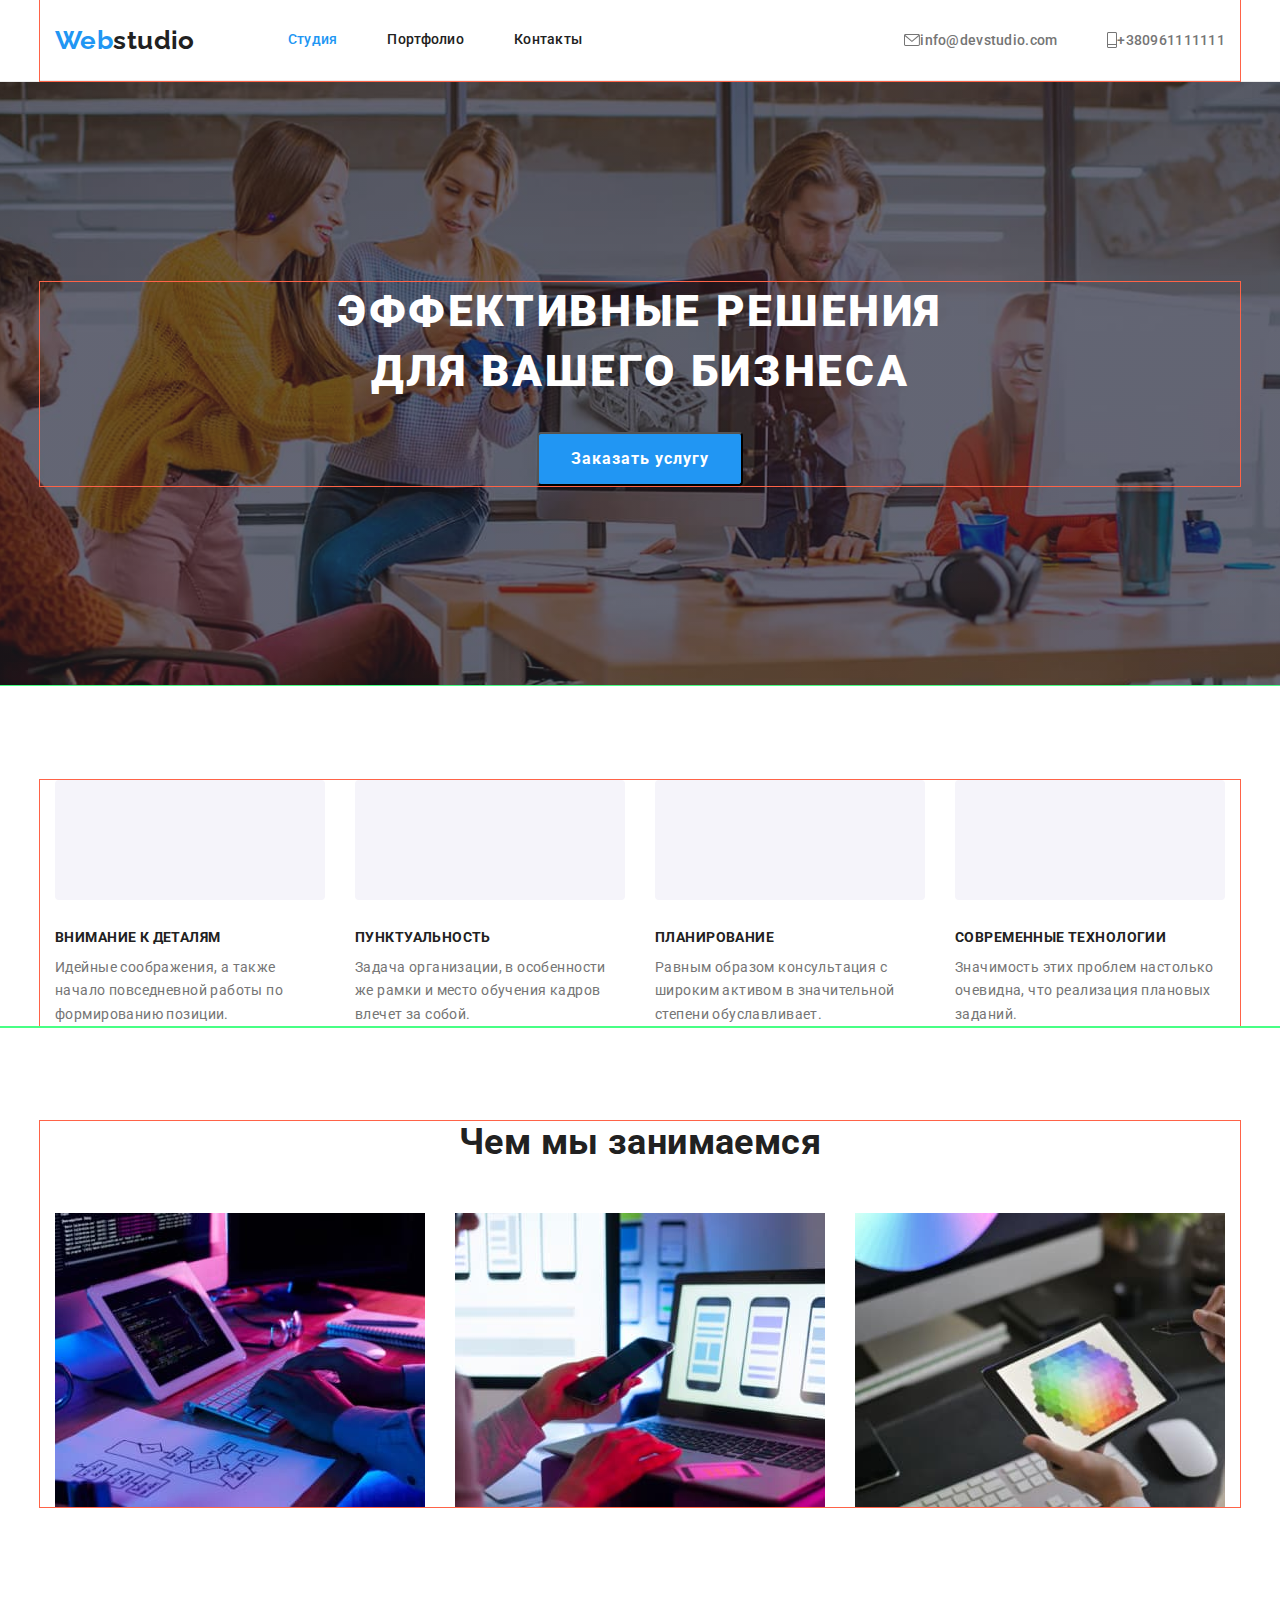
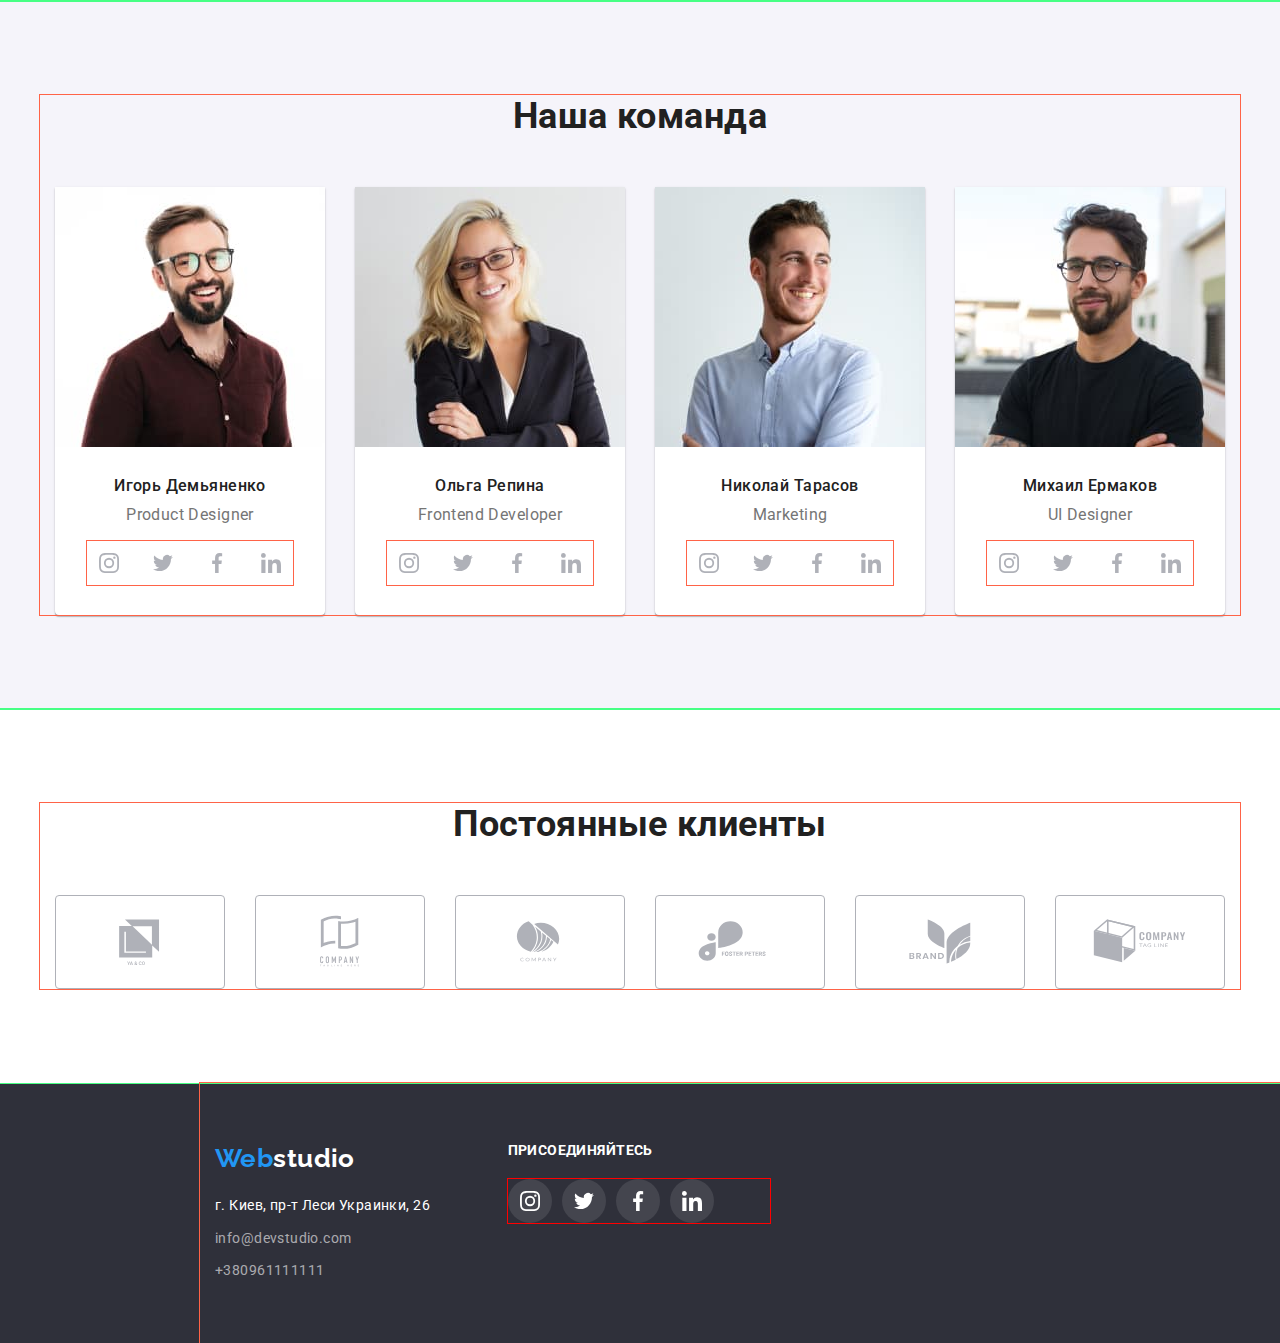
<file: index.html>
<!DOCTYPE html>
<html lang="ru">
  <head>
    <meta charset="UTF-8" />
    <meta http-equiv="X-UA-Compatible" content="IE=edge" />
    <meta name="viewport" content="width=device-width, initial-scale=1.0" />
    <title>Студия</title>
    <link rel="preconnect" href="https://fonts.gstatic.com" />
    <link
      href="https://fonts.googleapis.com/css2?family=Raleway:wght@700&family=Roboto:wght@400;500;700;900&display=swap"
      rel="stylesheet"
    />
    <link
      rel="stylesheet"
      href="https://cdnjs.cloudflare.com/ajax/libs/modern-normalize/1.0.0/modern-normalize.min.css"
    />
    <link rel="stylesheet" href="./css/style.css" />
  </head>
  <body>
    <header class="page-header line">
      <div class="conteiner line header-conteiner">
        <!-- logo -->
        <a href="./" class="logo">Web<span class="studio">studio</span></a>
        <!-- навигация -->
        <nav class="nav">
          <ul class="site-nav list">
            <li class="item">
              <a href="./index.html" class="link current current-link"
                >Студия</a
              >
            </li>
            <li class="item">
              <a href="./portfolio.html" class="link current-link">Портфолио</a>
            </li>
            <li class="item">
              <a href="" class="link current-link">Контакты</a>
            </li>
          </ul>
        </nav>

        <ul class="contact-header list">
          <li class="item">
            <a href="mailto:info@devstudio.com" class="link contact">
              <svg class="contact-icon" width="16px" height="12px">
                <use href="./img/symbol-defs.svg#icon-envelope"></use>
              </svg>
              info@devstudio.com</a
            >
          </li>
          <li class="item">
            <a href="tel:+380961111111" class="link contact">
              <svg class="contact-icon" width="10px" height="16px">
                <use href="./img/symbol-defs.svg#icon-tel"></use>
              </svg>
              +380961111111</a
            >
          </li>
        </ul>
      </div>
    </header>
    <main>
      <!-- main -->
      <section class="hero">
        <div class="conteiner">
          <h1 class="hero-title">Эффективные решения для вашего бизнеса</h1>
          <button type="button" class="button">Заказать услугу</button>
        </div>
      </section>
      <section class="section about">
        <div class="conteiner">
          <h2 class="section-title visually-hidden">Какие мы</h2>
          <ul class="descrption list">
            <li class="list-item">
              <div class="features">
                <svg class="icons-features" width="70" height="70">
                  <use href="./img/symbol-defs.svg#icon-antenna-1"></use>
                </svg>
              </div>

              <h3 class="title">Внимание к деталям</h3>
              <p class="text">
                Идейные соображения, а также начало повседневной работы по
                формированию позиции.
              </p>
            </li>
            <li class="list-item">
              <div class="features">
                <svg class="icons-features" width="70" height="70">
                  <use href="./img/symbol-defs.svg#icon-antenna-2"></use>
                </svg>
              </div>
              <h3 class="title">Пунктуальность</h3>
              <p class="text">
                Задача организации, в особенности же рамки и место обучения
                кадров влечет за собой.
              </p>
            </li>
            <li class="list-item">
              <div class="features">
                <svg class="icons-features" width="70" height="70">
                  <use href="./img/symbol-defs.svg#icon-antenna-3"></use>
                </svg>
              </div>
              <h3 class="title">Планирование</h3>
              <p class="text">
                Равным образом консультация с широким активом в значительной
                степени обуславливает.
              </p>
            </li>
            <li class="list-item">
              <div class="features">
                <svg class="icons-features" width="70" height="70">
                  <use href="./img/symbol-defs.svg#icon-antenna-4"></use>
                </svg>
              </div>
              <h3 class="title">Современные технологии</h3>
              <p class="text">
                Значимость этих проблем настолько очевидна, что реализация
                плановых заданий.
              </p>
            </li>
          </ul>
        </div>
      </section>
      <!-- Чем мы занимаемся -->
      <section class="section">
        <div class="conteiner">
          <h2 class="section-title">Чем мы занимаемся</h2>
          <ul class="picture list">
            <li class="picture">
              <img src="./img/img.jpg" width="370" height="294" alt="leptop" />
            </li>
            <li class="picture">
              <img src="./img/img-1.jpg" width="370" height="294" alt="phone" />
            </li>
            <li class="picture">
              <img
                src="./img/img-2.jpg"
                width="370"
                height="294"
                alt="tablet"
              />
            </li>
          </ul>
        </div>
      </section>
      <!-- team -->
      <section class="section team">
        <div class="conteiner">
          <h2 class="section-title">Наша команда</h2>

          <ul class="picture list">
            <li class="picture">
              <article class="worker">
                <img
                  src="./img/img-3.jpg"
                  width="270"
                  height="260"
                  alt="Игорь Демьяненко"
                />
                <div class="name-position">
                  <h3 class="title-name">Игорь Демьяненко</h3>
                  <p class="text-name">Product Designer</p>
                  <ul class="list network-list">
                    <li class="network-list-item">
                      <a class="link network" href="#">
                        <svg class="network-icon" width="20px" height="20px">
                          <use
                            href="./img/symbol-defs.svg#icon-instagram"
                          ></use>
                        </svg>
                      </a>
                    </li>
                    <li class="network-list-item">
                      <a class="link network" href="#">
                        <svg class="network-icon" width="20px" height="20px">
                          <use href="./img/symbol-defs.svg#icon-twitter"></use>
                        </svg>
                      </a>
                    </li>
                    <li class="network-list-item">
                      <a class="link network" href="#">
                        <svg class="network-icon" width="20px" height="20px">
                          <use href="./img/symbol-defs.svg#icon-facebook"></use>
                        </svg>
                      </a>
                    </li>
                    <li class="network-list-item">
                      <a class="link network" href="#">
                        <svg class="network-icon" width="20px" height="20px">
                          <use href="./img/symbol-defs.svg#icon-linkedin"></use>
                        </svg>
                      </a>
                    </li>
                  </ul>
                </div>
              </article>
            </li>
            <li class="picture">
              <article class="worker">
                <img
                  src="./img/img-4.jpg"
                  width="270"
                  height="260"
                  alt="Ольга Репина"
                />
                <div class="name-position">
                  <h3 class="title-name">Ольга Репина</h3>
                  <p class="text-name">Frontend Developer</p>
                  <ul class="list network-list">
                    <li class="network-list-item">
                      <a class="link network" href="#">
                        <svg class="network-icon" width="20px" height="20px">
                          <use
                            href="./img/symbol-defs.svg#icon-instagram"
                          ></use>
                        </svg>
                      </a>
                    </li>
                    <li class="network-list-item">
                      <a class="link network" href="#">
                        <svg class="network-icon" width="20px" height="20px">
                          <use href="./img/symbol-defs.svg#icon-twitter"></use>
                        </svg>
                      </a>
                    </li>
                    <li class="network-list-item">
                      <a class="link network" href="#">
                        <svg class="network-icon" width="20px" height="20px">
                          <use href="./img/symbol-defs.svg#icon-facebook"></use>
                        </svg>
                      </a>
                    </li>
                    <li class="network-list-item">
                      <a class="link network" href="#">
                        <svg class="network-icon" width="20px" height="20px">
                          <use href="./img/symbol-defs.svg#icon-linkedin"></use>
                        </svg>
                      </a>
                    </li>
                  </ul>
                </div>
              </article>
            </li>
            <li class="picture">
              <article class="worker">
                <img
                  src="./img/img-5.jpg"
                  width="270"
                  height="260"
                  alt="Николай Тарасов"
                />
                <div class="name-position">
                  <h3 class="title-name">Николай Тарасов</h3>
                  <p class="text-name">Marketing</p>
                  <ul class="list network-list">
                    <li class="network-list-item">
                      <a class="link network" href="#">
                        <svg class="network-icon" width="20px" height="20px">
                          <use
                            href="./img/symbol-defs.svg#icon-instagram"
                          ></use>
                        </svg>
                      </a>
                    </li>
                    <li class="network-list-item">
                      <a class="link network" href="#">
                        <svg class="network-icon" width="20px" height="20px">
                          <use href="./img/symbol-defs.svg#icon-twitter"></use>
                        </svg>
                      </a>
                    </li>
                    <li class="network-list-item">
                      <a class="link network" href="#">
                        <svg class="network-icon" width="20px" height="20px">
                          <use href="./img/symbol-defs.svg#icon-facebook"></use>
                        </svg>
                      </a>
                    </li>
                    <li class="network-list-item">
                      <a class="link network" href="#">
                        <svg class="network-icon" width="20px" height="20px">
                          <use href="./img/symbol-defs.svg#icon-linkedin"></use>
                        </svg>
                      </a>
                    </li>
                  </ul>
                </div>
              </article>
            </li>
            <li class="picture">
              <article class="worker">
                <img
                  src="./img/img-6.jpg"
                  width="270"
                  height="260"
                  alt="Михаил Ермаков"
                />
                <div class="name-position">
                  <h3 class="title-name">Михаил Ермаков</h3>
                  <p class="text-name">UI Designer</p>
                  <ul class="list network-list">
                    <li class="network-list-item">
                      <a class="link network" href="#">
                        <svg class="network-icon" width="20px" height="20px">
                          <use
                            href="./img/symbol-defs.svg#icon-instagram"
                          ></use>
                        </svg>
                      </a>
                    </li>
                    <li class="network-list-item">
                      <a class="link network" href="#">
                        <svg class="network-icon" width="20px" height="20px">
                          <use href="./img/symbol-defs.svg#icon-twitter"></use>
                        </svg>
                      </a>
                    </li>
                    <li class="network-list-item">
                      <a class="link network" href="#">
                        <svg class="network-icon" width="20px" height="20px">
                          <use href="./img/symbol-defs.svg#icon-facebook"></use>
                        </svg>
                      </a>
                    </li>
                    <li class="network-list-item">
                      <a class="link network" href="#">
                        <svg class="network-icon" width="20px" height="20px">
                          <use href="./img/symbol-defs.svg#icon-linkedin"></use>
                        </svg>
                      </a>
                    </li>
                  </ul>
                </div>
              </article>
            </li>
          </ul>
        </div>
      </section>
      <!-- Постоянные клиенты -->
      <section class="section">
        <div class="conteiner">
          <h2 class="section-title">Постоянные клиенты</h2>
          <ul class="list regular-customers">
            <li class="item-icon">
              <a class="link icon-logo" href="#">
                <svg class="customer-icon" width="106px" height="60px">
                  <use href="./img/symbol-defs.svg#icon-Logo-1"></use>
                </svg>
              </a>
            </li>
            <li class="item-icon">
              <a class="link icon-logo" href="#">
                <svg class="customer-icon" width="106px" height="60px">
                  <use href="./img/symbol-defs.svg#icon-Logo-2"></use>
                </svg>
              </a>
            </li>
            <li class="item-icon">
              <a class="link icon-logo" href="#">
                <svg class="customer-icon" width="106px" height="60px">
                  <use href="./img/symbol-defs.svg#icon-Logo-3"></use>
                </svg>
              </a>
            </li>
            <li class="item-icon">
              <a class="link icon-logo" href="#">
                <svg class="customer-icon" width="106px" height="60px">
                  <use href="./img/symbol-defs.svg#icon-Logo-4"></use>
                </svg>
              </a>
            </li>
            <li class="item-icon">
              <a class="link icon-logo" href="#">
                <svg class="customer-icon" width="106px" height="60px">
                  <use href="./img/symbol-defs.svg#icon-Logo-5"></use>
                </svg>
              </a>
            </li>
            <li class="item-icon">
              <a class="link icon-logo" href="#">
                <svg class="customer-icon" width="106px" height="60px">
                  <use href="./img/symbol-defs.svg#icon-Logo-6"></use>
                </svg>
              </a>
            </li>
          </ul>
        </div>
      </section>
    </main>
    <!-- Футер ----------------------------------------------------------------->
    <footer class="footer">
      <div class="conteiner parts">
        <div class="part">
          <a href="./" class="logo link"
            >Web<span class="logo-studio">studio</span>
          </a>
          <address class="address">
            <ul class="list">
              <li class="address-item">г. Киев, пр-т Леси Украинки, 26</li>
              <li class="address-item">
                <a href="mailto:info@devstudio.com" class="contacts-footer link"
                  >info@devstudio.com</a
                >
              </li>
              <li class="address-item">
                <a href="tel:+38096111111" class="contacts-footer link"
                  >+380961111111</a
                >
              </li>
            </ul>
          </address>
        </div>
        <div class="part">
          <h3 class="title">Присоединяйтесь</h3>
          <ul class="list network-list-footer">
            <li class="network-list-item">
              <a class="link network-footer" href="#">
                <svg class="network-icon" width="20px" height="20px">
                  <use href="./img/symbol-defs.svg#icon-instagram"></use>
                </svg>
              </a>
            </li>
            <li class="network-list-item">
              <a class="link network-footer" href="#">
                <svg class="network-icon" width="20px" height="20px">
                  <use href="./img/symbol-defs.svg#icon-twitter"></use>
                </svg>
              </a>
            </li>
            <li class="network-list-item">
              <a class="link network-footer" href="#">
                <svg class="network-icon" width="20px" height="20px">
                  <use href="./img/symbol-defs.svg#icon-facebook"></use>
                </svg>
              </a>
            </li>
            <li class="network-list-item">
              <a class="link network-footer" href="#">
                <svg class="network-icon" width="20px" height="20px">
                  <use href="./img/symbol-defs.svg#icon-linkedin"></use>
                </svg>
              </a>
            </li>
          </ul>
        </div>
      </div>
      <div class="half-part">
        <div class="part"></div>
        <div class="part"></div>
      </div>
    </footer>
  </body>
</html>
</file>
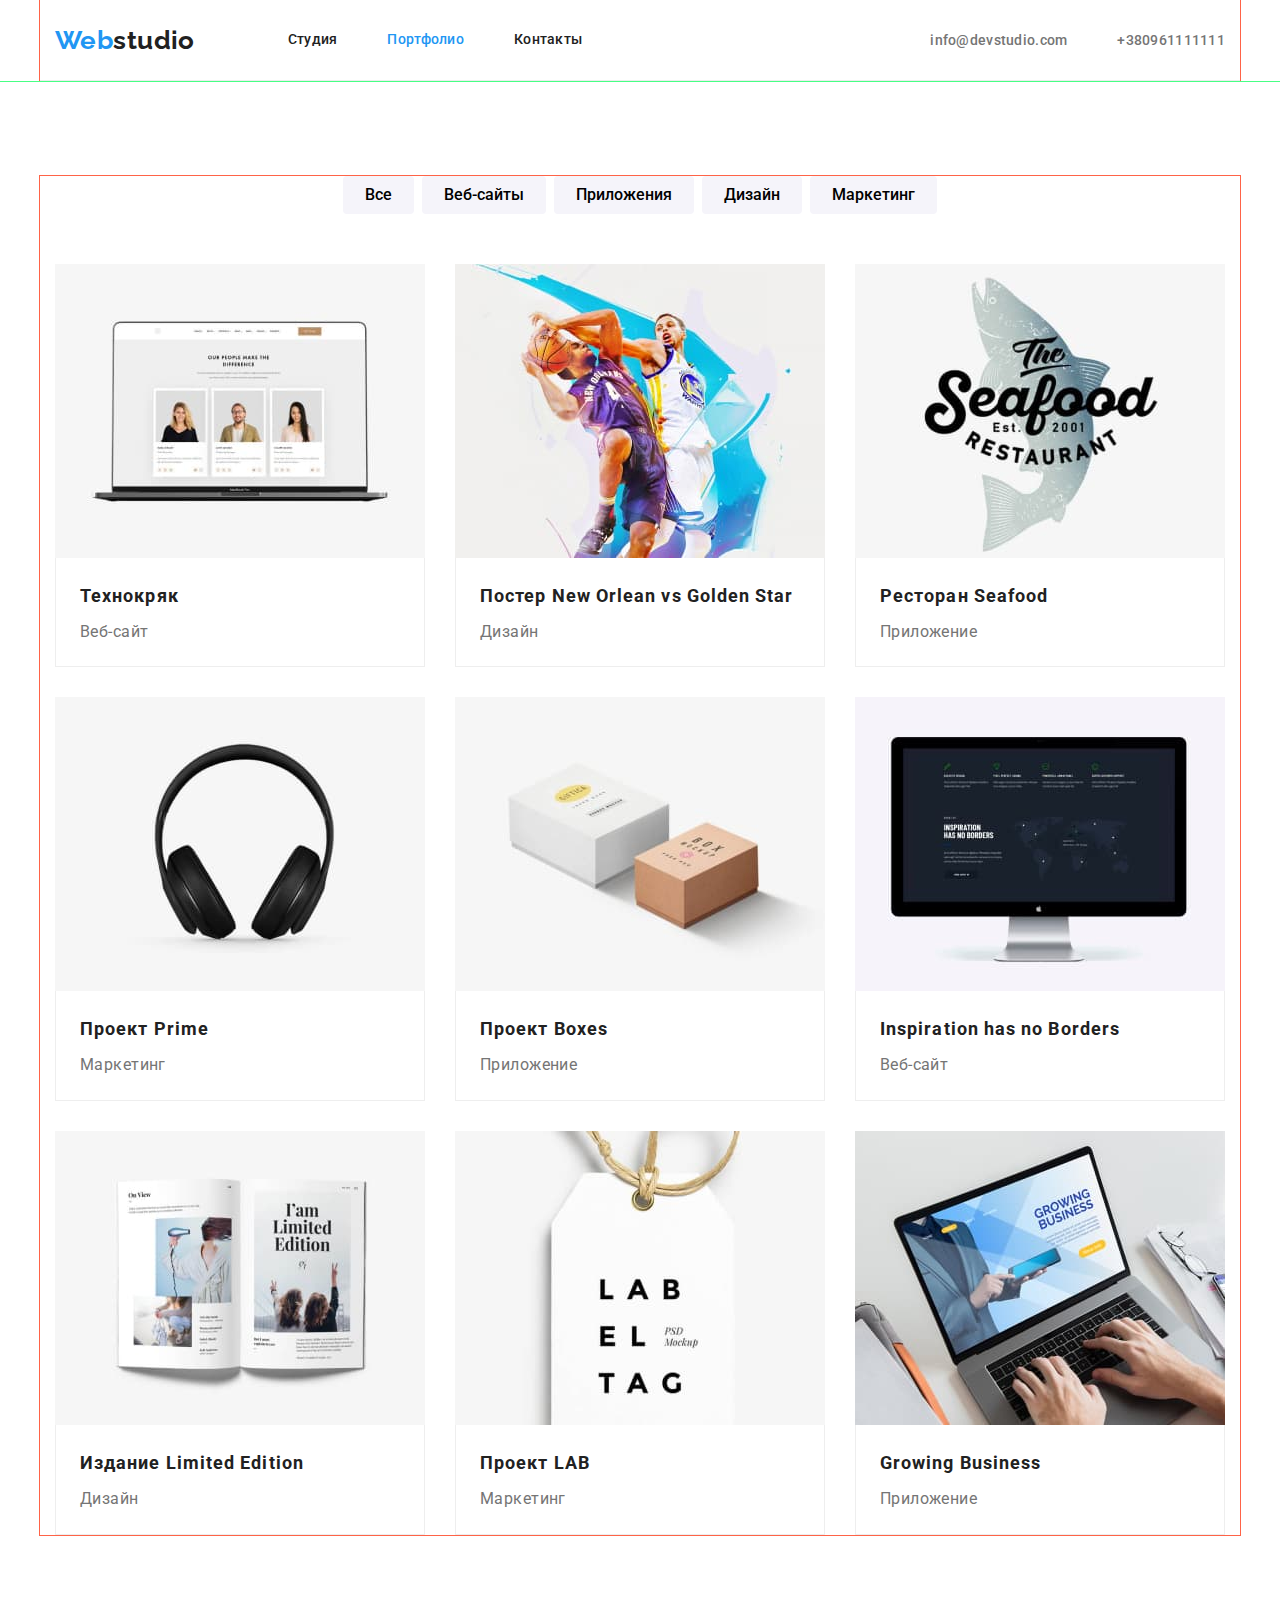
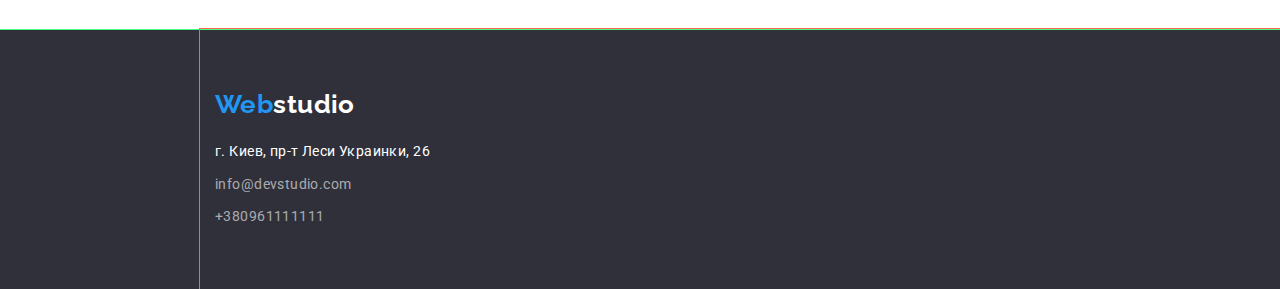
<file: portfolio.html>
<!DOCTYPE html>
<html lang="en">
  <head>
    <meta charset="UTF-8" />
    <meta http-equiv="X-UA-Compatible" content="IE=edge" />
    <meta name="viewport" content="width=device-width, initial-scale=1.0" />
    <title>Portfolio</title>
    <link rel="preconnect" href="https://fonts.gstatic.com" />
    <link
      href="https://fonts.googleapis.com/css2?family=Raleway:wght@700&family=Roboto:wght@400;500;700;900&display=swap"
      rel="stylesheet"
    />
    <link
      rel="stylesheet"
      href="https://cdnjs.cloudflare.com/ajax/libs/modern-normalize/1.0.0/modern-normalize.min.css"
    />
    <link rel="stylesheet" href="./css/style.css" />
  </head>
  <body>
    <header class="page-header line">
      <div class="conteiner line header-conteiner">
        <!-- logo -->
        <a href="./" class="logo">Web<span class="studio">studio</span></a>
        <!-- навигация -->
        <nav class="nav">
          <ul class="site-nav list">
            <li class="item">
              <a href="./index.html" class="link">Студия</a>
            </li>
            <li class="item">
              <a href="./portfolio.html" class="link current">Портфолио</a>
            </li>
            <li class="item"><a href="" class="link">Контакты</a></li>
          </ul>
        </nav>
        <ul class="contact-header list">
          <li class="item">
            <a href="mailto:info@devstudio.com" class="contact link"
              >info@devstudio.com</a
            >
          </li>
          <li class="item">
            <a href="tel:+380961111111" class="contact link">+380961111111</a>
          </li>
        </ul>
      </div>
    </header>
    <main>
      <section class="section section-portf-btn">
        <div class="conteiner">
          <h2 class="name-section visually-hidden">Portfolio-section</h2>

          <ul class="btn-portfolio list">
            <li class="btn-portfolio-item">
              <button type="button" class="portfolio-button">Все</button>
            </li>
            <li class="btn-portfolio-item">
              <button type="button" class="portfolio-button">Веб-сайты</button>
            </li>
            <li class="btn-portfolio-item">
              <button type="button" class="portfolio-button">Приложения</button>
            </li>
            <li class="btn-portfolio-item">
              <button type="button" class="portfolio-button">Дизайн</button>
            </li>
            <li class="btn-portfolio-item">
              <button type="button" class="portfolio-button">Маркетинг</button>
            </li>
          </ul>

          <!-- portfolio cardset -->

          <ul class="card-set list">
            <li class="card-set-item">
              <a href="" class="link-cardset link"
                ><article class="card">
                  <div class="thumb">
                    <img
                      src="./img/img-portfolio/img-1.jpg"
                      width="370"
                      alt="Технокряк"
                    />
                  </div>
                  <div class="card-content">
                    <h3 class="portf-link-title">Технокряк</h3>
                    <p class="portf-link-text">Веб-сайт</p>
                  </div>
                </article>
              </a>
            </li>
            <li class="card-set-item">
              <a href="" class="link-cardset link"
                ><article class="card">
                  <div class="thumb">
                    <img
                      src="./img/img-portfolio/img-2.jpg"
                      width="370"
                      alt="Постер New Orlean vs Golden Star"
                    />
                  </div>
                  <div class="card-content">
                    <h3 class="portf-link-title">
                      Постер New Orlean vs Golden Star
                    </h3>

                    <p class="portf-link-text">Дизайн</p>
                  </div>
                </article>
              </a>
            </li>
            <li class="card-set-item">
              <a href="" class="link-cardset link"
                ><article class="card">
                  <div class="thumb">
                    <img
                      src="./img/img-portfolio/img-3.jpg"
                      width="370"
                      alt="Ресторан Seafood"
                    />
                  </div>
                  <div class="card-content">
                    <h3 class="portf-link-title">Ресторан Seafood</h3>
                    <p class="portf-link-text">Приложение</p>
                  </div>
                </article>
              </a>
            </li>
            <li class="card-set-item">
              <a href="" class="link-cardset link"
                ><article class="card">
                  <div class="thumb">
                    <img
                      src="./img/img-portfolio/img-4.jpg"
                      width="370"
                      alt="Проект Prime"
                    />
                  </div>
                  <div class="card-content">
                    <h3 class="portf-link-title">Проект Prime</h3>
                    <p class="portf-link-text">Маркетинг</p>
                  </div>
                </article>
              </a>
            </li>
            <li class="card-set-item">
              <a href="" class="link-cardset link"
                ><article class="card">
                  <div class="thumb">
                    <img
                      src="./img/img-portfolio/img-5.jpg"
                      width="370"
                      alt="Проект Boxes"
                    />
                  </div>
                  <div class="card-content">
                    <h3 class="portf-link-title">Проект Boxes</h3>
                    <p class="portf-link-text">Приложение</p>
                  </div>
                </article>
              </a>
            </li>
            <li class="card-set-item">
              <a href="" class="link-cardset link"
                ><article class="card">
                  <div class="thumb">
                    <img
                      src="./img/img-portfolio/img-6.jpg"
                      width="370"
                      alt="Inspiration has no Borders"
                    />
                  </div>
                  <div class="card-content">
                    <h3 class="portf-link-title">Inspiration has no Borders</h3>
                    <p class="portf-link-text">Веб-сайт</p>
                  </div>
                </article>
              </a>
            </li>
            <li class="card-set-item">
              <a href="" class="link-cardset link"
                ><article class="card">
                  <div class="thumb">
                    <img
                      src="./img/img-portfolio/img-7.jpg"
                      width="370"
                      alt="Издание Limited Edition"
                    />
                  </div>
                  <div class="card-content">
                    <h3 class="portf-link-title">Издание Limited Edition</h3>
                    <p class="portf-link-text">Дизайн</p>
                  </div>
                </article>
              </a>
            </li>
            <li class="card-set-item">
              <a href="" class="link-cardset link"
                ><article class="card">
                  <div class="thumb">
                    <img
                      src="./img/img-portfolio/img-8.jpg"
                      width="370"
                      alt="Проект LAB"
                    />
                  </div>
                  <div class="card-content">
                    <h3 class="portf-link-title">Проект LAB</h3>
                    <p class="portf-link-text">Маркетинг</p>
                  </div>
                </article>
              </a>
            </li>
            <li class="card-set-item">
              <a href="" class="link-cardset link"
                ><article class="card">
                  <div class="thumb">
                    <img
                      src="./img/img-portfolio/img-9.jpg"
                      width="370"
                      alt="Growing Business"
                    />
                  </div>
                  <div class="card-content">
                    <h3 class="portf-link-title">Growing Business</h3>
                    <p class="portf-link-text">Приложение</p>
                  </div>
                </article>
              </a>
            </li>
          </ul>
        </div>
      </section>
    </main>
    <footer class="footer">
      <div class="conteiner">
        <a href="./" class="logo link"
          >Web<span class="logo-studio">studio</span>
        </a>
        <address class="address">
          <ul class="list">
            <li class="address-item">г. Киев, пр-т Леси Украинки, 26</li>
            <li class="address-item">
              <a href="mailto:info@devstudio.com" class="contacts-footer link"
                >info@devstudio.com</a
              >
            </li>
            <li class="address-item">
              <a href="tel:+38096111111" class="contacts-footer link"
                >+380961111111</a
              >
            </li>
          </ul>
        </address>
      </div>
    </footer>
  </body>
</html>
</file>
<file: css/style.css>
:root {
  --main-text-color: #212121;
  --accent-text-color: #2196f3;
  --additional-text-color: #757575;
  --title-text-color: #ffffff;
  --bgc-color: #2f303a;
  --bgc-svg: #f5f4fa;
  --third-bg-color: #f5f4fa;
  --secondary-bg-color: #e5e5e5;
  --adress-text: rgb(255, 255, 255, 60%);
  --button-color: #f5f4fa;
  --icon-color: #afb1b8;

  --main-fonts: "Roboto", sans-serif;
  --second-font: "Raleway", sans-serif;

  --margin: 50px;
  --card-set-gap: 30px;
  --card-shadow: 0px 1px 3px rgba(0, 0, 0, 0.12),
    0px 1px 1px rgba(0, 0, 0, 0.14), 0px 2px 1px rgba(0, 0, 0, 0.2);
}
body {
  font-size: 14px;
  font-family: var(--main-fonts);
  letter-spacing: 0.03em;
  color: var(--main-text-color);
  background-color: #fff;
}

.list {
  /* сброс отступов списков */
  padding: 0;
  margin: 0;
  list-style: none;
}
.link {
  color: inherit;
  text-decoration: none;
}
h1,
h2,
h3,
h4,
h5,
h6,
p {
  margin-top: 0;
  margin-bottom: 0;
}
img {
  display: block;
  max-width: 100%;
}
.visually-hidden {
  position: absolute !important;
  clip: rect(1px 1px 1px 1px);
  clip: rect(1px, 1px, 1px, 1px);
  padding: 0 !important;
  border: 0 !important;
  height: 1px !important;
  width: 1px !important;
  overflow: hidden;
}
.section {
  padding-top: 94px;
  padding-bottom: 94px;
  outline: 1px solid rgb(71, 255, 132);
}
/* Conteiner header */
.conteiner {
  width: 1200px;
  padding-right: 15px;
  padding-left: 15px;

  margin-left: auto;
  margin-right: auto;

  outline: 1px solid tomato;
}
.line {
  border-bottom: 1px solid #ececec;
}
.header-conteiner {
  display: flex;
  align-items: center;
}
.logo {
  font-weight: 700;
  font-size: 26px;
  line-height: 1.19;
  font-family: var(--second-font);
  color: var(--accent-text-color);
  text-decoration: none;
}
.studio {
  color: var(--main-text-color);
}
/* navigation */
.nav {
  margin-left: 93px;
}
.site-nav {
  display: flex;
}

/* дала всем элементам ли класса сайт-нау марджтин, кроме последнего */
.site-nav .item:not(:last-child) {
  margin-right: var(--margin);
}

.site-nav .link {
  /* сделала ссылку блочным элементом */
  display: block;
  /* расширила ссылку внутреними отступами */
  padding-top: 32px;
  padding-bottom: 32px;

  font-weight: 500;
  line-height: 1.14;
  letter-spacing: 0.02em;
}
.current {
  color: var(--accent-text-color);
}
.current-link:hover,
.current-link:focus {
  color: var(--accent-text-color);
}

/* contacts */
.contact-header {
  display: flex;
  align-items: center;
  margin-left: auto;
}
.contact-header .item + .item {
  margin-left: var(--margin);
}
.contact {
  display: flex;
  align-items: center;
  padding: 0;
  color: var(--icon-color);
  background-color: var(--title-text-color);
  font-weight: 500;
  line-height: 1.17;
  letter-spacing: 0.02em;
  color: var(--additional-text-color);
}
.contact:hover,
.contact:focus {
  color: var(--accent-text-color);
}
.contact-icon {
  fill: currentColor;
}
/* hero */
.hero {
  padding-top: 200px;
  padding-bottom: 200px;
  max-width: 1600px;

  margin-left: auto;
  margin-right: auto;
  background-color: var(--bgc-color);

  background-image: linear-gradient(
      to right,
      rgba(47, 48, 58, 0.4),
      rgba(47, 48, 58, 0.4)
    ),
    url("../img/hero.jpg");
  background-repeat: no-repeat;
  background-position: center;
  background-size: cover;
}
.hero-title {
  display: block;
  text-align: center;

  max-width: 696px;
  margin: 0;
  margin-left: auto;
  margin-right: auto;

  color: var(--title-text-color);
  font-weight: 900;
  font-size: 44px;
  line-height: 1.36;
  text-transform: uppercase;
  letter-spacing: 0.06em;
}
/* button */
.button {
  display: block;

  margin-top: 30px;
  margin-bottom: 0;
  margin-right: auto;
  margin-left: auto;
  padding: 10px 32px;
  color: var(--title-text-color);
  background-color: var(--accent-text-color);
  font-weight: 700;
  font-size: 16px;
  line-height: 1.88;
  letter-spacing: 0.06em;

  border-radius: 4px;
  cursor: pointer;
}

/* sections */

.section.about {
  padding-bottom: 0;
}
.section-title {
  text-align: center;
  font-size: 36px;
  line-height: 1.17;
  margin-bottom: var(--margin);
}
.title {
  font-size: 14px;
  line-height: 1.14;
  text-transform: uppercase;
}
/* Какие мы */
.descrption {
  display: flex;
}
.descrption > .list-item + .list-item {
  margin-left: 30px;
}

.list-item {
  width: 270px;
}
.features {
  display: flex;
  display: flex;
  align-items: center;
  justify-content: center;
  background-color: var(--third-bg-color);
  margin-bottom: var(--card-set-gap);
  width: 270px;
  height: 120px;
  border-radius: 4px;
}

.list-item .text {
  margin-bottom: 0;
}
.list-item .title {
  margin-bottom: 10px;
}

.text {
  color: var(--additional-text-color);
  line-height: 1.7;
}
.list .text-name,
.title-name {
  font-size: 16px;
  line-height: 1.17;
}
.title-name {
  font-weight: 500;
}
.text-name {
  margin-bottom: 16px;
  color: var(--additional-text-color);
}
/* -- Чем мы занимаемся */
.picture.list {
  display: flex;
}
.picture.list > .picture + .picture {
  margin-left: 30px;
}
/* team */
.team {
  background-color: var(--third-bg-color);
}
.worker {
  box-shadow: var(--card-shadow);
  border-bottom-left-radius: 4px;
  border-bottom-right-radius: 4px;
  background-color: white;
}
.name-position {
  margin-left: 32px;
  margin-right: 32px;
  padding-top: var(--card-set-gap);
  padding-bottom: var(--card-set-gap);
  text-align: center;
}

.name-position .title-name {
  margin-bottom: 10px;
}
/* соцсети */
/* список соцсетей */
.network-list {
  display: flex;
  color: var(--icon-color);
  background-color: var(--title-text-color);
  outline: 1px solid tomato;
}

.network-list > .network-list-item + .network-list-item {
  margin-left: 10px;
}

/* ссылка на соцсеть */
.network-list .network {
  display: flex;
  align-items: center;
  justify-content: center;

  width: 44px;
  height: 44px;
  border-radius: 50%;
}
.network-list .network:hover,
.network-list .network:focus {
  color: var(--title-text-color);
  background-color: var(--accent-text-color);
}

/* картинка свг */
.network-icon {
  fill: currentColor;
}
/* regular-customers------------------------------------- */
.regular-customers {
  display: flex;
  flex-wrap: wrap;
  margin-top: calc(-1 * var(--card-set-gap));
  margin-left: calc(-1 * var(--card-set-gap));
}
.regular-customers .item-icon {
  flex-basis: calc((100% - 6 * var(--card-set-gap)) / 6);
  width: calc((100% - 6 * var(--card-set-gap)) / 6);
  margin-top: var(--card-set-gap);
  margin-left: var(--card-set-gap);
}

.icon-logo {
  display: flex;
  align-items: center;
  justify-content: center;
  color: var(--icon-color);
  border: 1px solid var(--icon-color);
  border-radius: 4px;
  padding: 16px 32px;
}
.icon-logo:hover,
.icon-logo:focus {
  border-color: var(--accent-text-color);
  color: var(--accent-text-color);
}
.customer-icon {
  fill: currentColor;
}

/* footer--------------------------------------------------------------- */
.footer {
  width: 1600px;
  margin-left: auto;
  margin-right: auto;

  background-color: #2f303a;
}
.footer > .conteiner {
  padding-top: 60px;
  padding-bottom: 60px;
}
.parts {
  display: flex;
  flex-wrap: wrap;
}
.part {
  flex-basis: calc(100% / 4 - var(--card-set-gap));
}
.parts > .part + .part {
  margin-left: var(--card-set-gap);
}
.network-list-footer {
  display: flex;
  background-color: inherit;
  color: var(--title-text-color);
  outline: 1px solid red;
}
.network-list-footer > .network-list-item + .network-list-item {
  margin-left: 10px;
}
.network-footer {
  display: flex;

  align-items: center;
  justify-content: center;
  background-color: rgba(255, 255, 255, 0.1);
  width: 44px;
  height: 44px;

  border-radius: 50%;
}
.network-footer:hover,
.network-footer:focus {
  background-color: var(--accent-text-color);
}

.address {
  margin-top: 20px;
  color: var(--title-text-color);
  line-height: 1.7;
  font-style: inherit;
}
.address-item:not(:last-child) {
  margin-bottom: 9px;
}

.contacts-footer {
  color: var(--adress-text);
}
.contacts-footer:hover,
.contacts-footer:focus {
  color: var(--accent-text-color);
}
.logo-studio {
  color: var(--title-text-color);
}
.part .title {
  color: var(--title-text-color);
  margin-bottom: 20px;
}

/* portfolio */
.btn-portfolio {
  display: flex;
  margin-bottom: 50px;
  justify-content: center;
}
.btn-portfolio > .btn-portfolio-item + .btn-portfolio-item {
  margin-left: 8px;
}
.portfolio-button {
  background-color: var(--button-color);
  border: transparent;
  font-weight: 500;
  font-size: 16px;
  line-height: 1.6;
  cursor: pointer;
  padding: 6px 22px;
  border-radius: 4px;
}
.portfolio-button:hover,
.portfolio-button:focus {
  color: var(--title-text-color);
  background-color: var(--accent-text-color);
  box-shadow: 0px 3px 1px rgba(0, 0, 0, 0.1), 0px 1px 2px rgba(0, 0, 0, 0.08),
    0px 2px 2px rgba(0, 0, 0, 0.12);
}
.portf-link-title {
  margin-bottom: 4px;
  color: var(--main-text-color);
  font-size: 18px;
  line-height: 2;
  letter-spacing: 0.06em;
}
.portf-link-text {
  margin-bottom: 0;
  color: var(--additional-text-color);
  font-size: 16px;
  line-height: 1.8;
}

.card-set {
  display: flex;
  flex-wrap: wrap;
  margin-left: calc(-1 * var(--card-set-gap));
  margin-top: calc(-1 * var(--card-set-gap));
}
.card-set-item {
  display: flex;
  flex-basis: calc(100% / 3 - var(--card-set-gap));
  margin-left: var(--card-set-gap);
  margin-top: var(--card-set-gap);
}
.link-cardset {
  display: flex;
}
.link-cardset:hover,
.link-cardset:focus {
  box-shadow: 0px 1px 1px rgba(0, 0, 0, 0.12), 0px 4px 4px rgba(0, 0, 0, 0.06),
    1px 4px 6px rgba(0, 0, 0, 0.16);
}
.card {
  display: flex;
  flex-direction: column;
}
/* .card:hover {
  box-shadow: 0px 1px 1px rgba(0, 0, 0, 0.12), 0px 4px 4px rgba(0, 0, 0, 0.06),
    1px 4px 6px rgba(0, 0, 0, 0.16);
} */

.card-content {
  flex-grow: 1;
  padding: 20px 24px;
  border-left: 1px solid #eeeeee;
  border-right: 1px solid #eeeeee;
  border-bottom: 1px solid #eeeeee;
}
</file>
